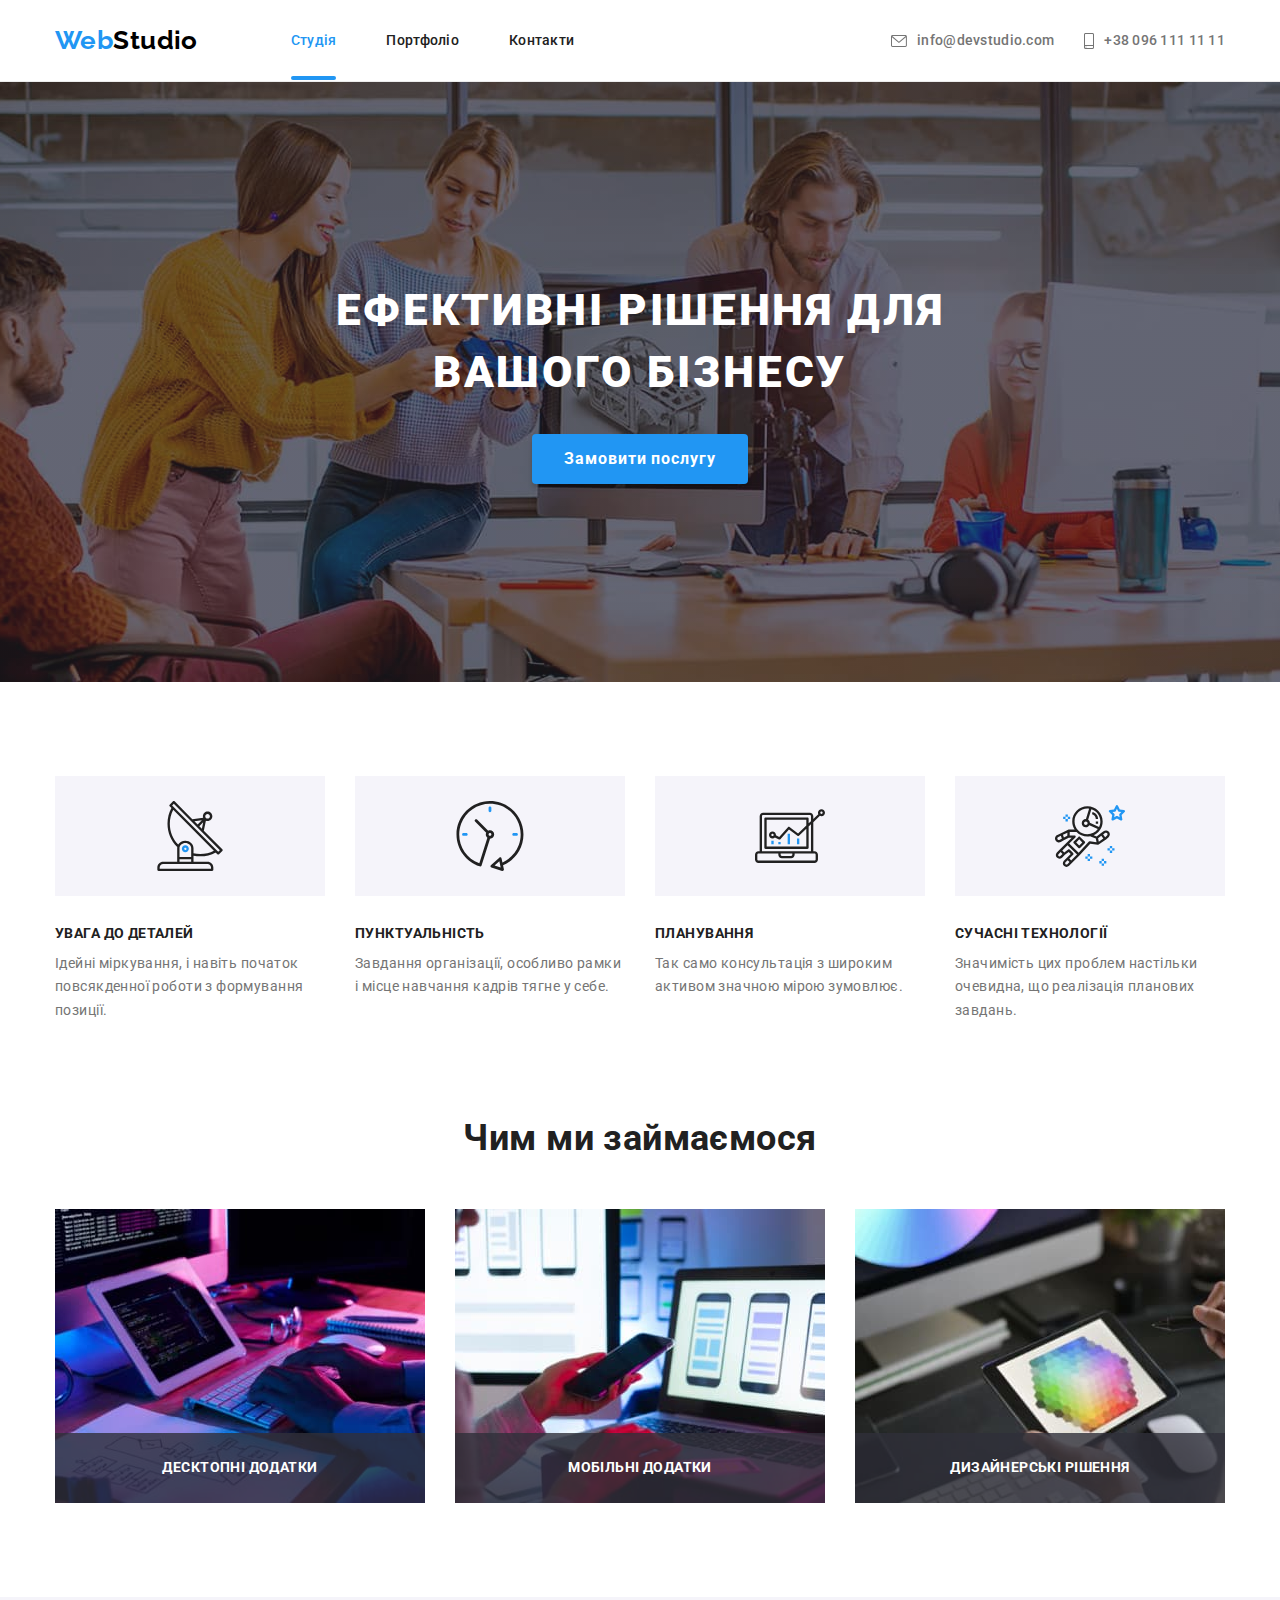
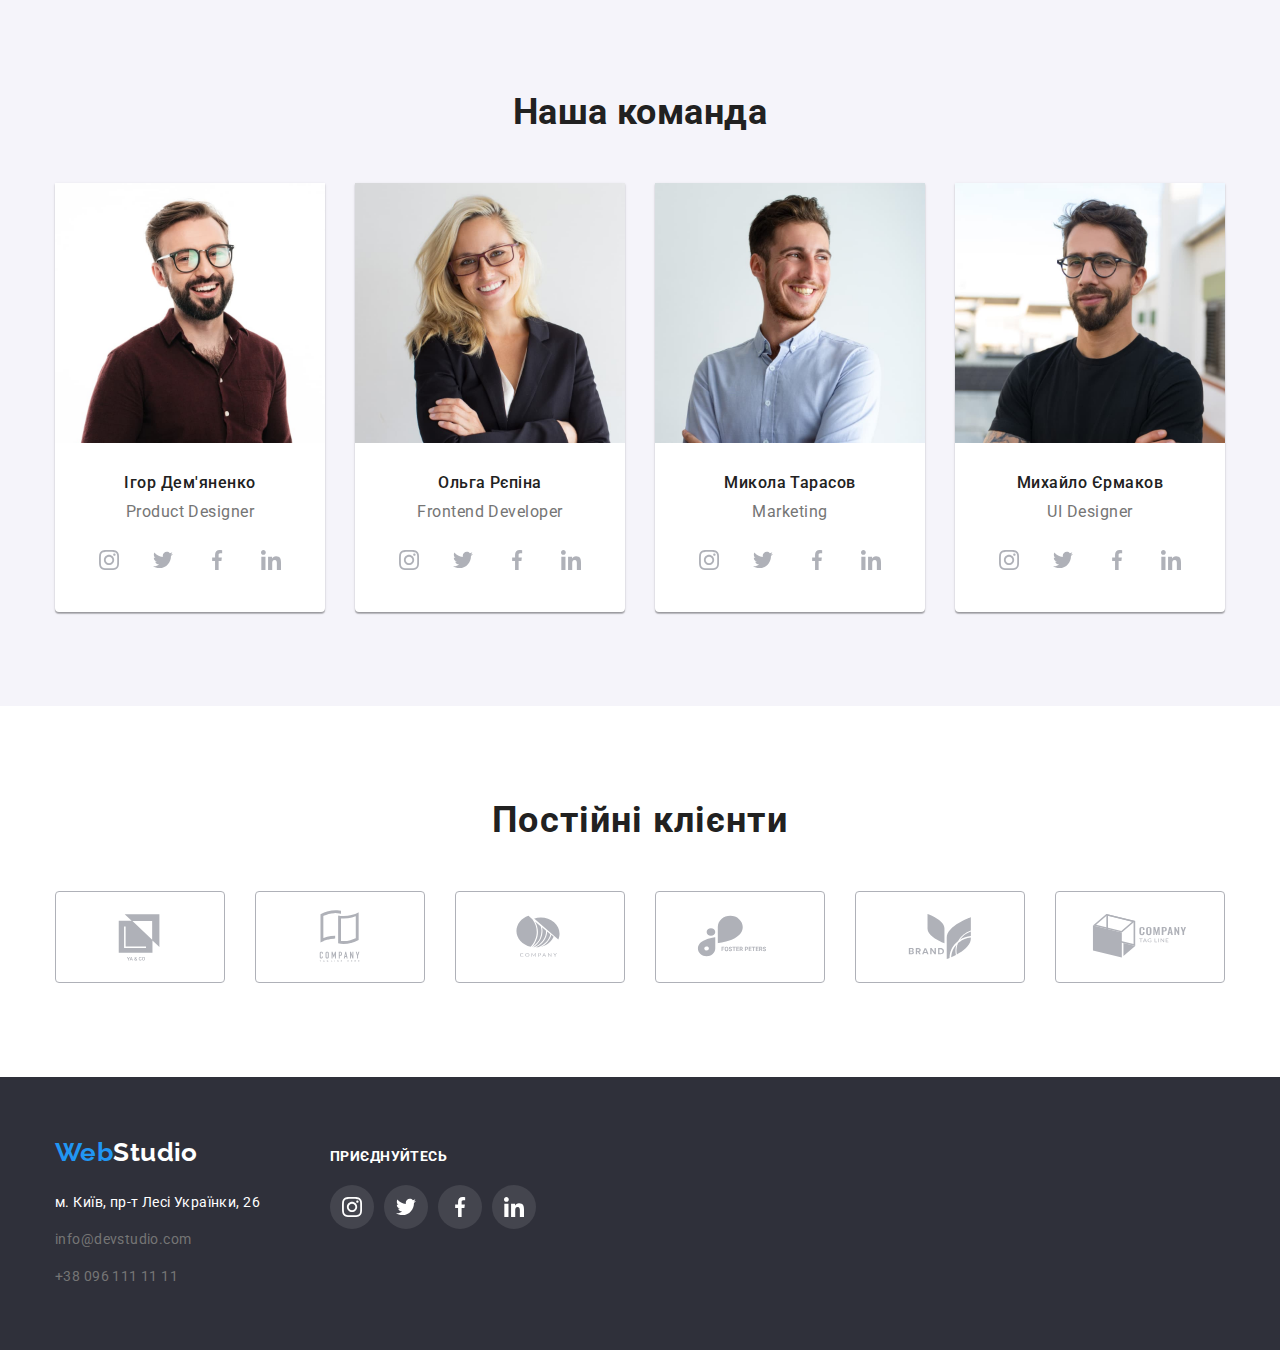
<file: index.html>
<!DOCTYPE html>
<html lang="uk">
  <head>
    <meta charset="UTF-8" />
    <meta http-equiv="X-UA-Compatible" content="IE=edge" />
    <meta name="viewport" content="width=device-width, initial-scale=1.0" />
    <link rel="preconnect" href="https://fonts.googleapis.com" />
    <link rel="preconnect" href="https://fonts.gstatic.com" crossorigin />
    <link
      href="https://fonts.googleapis.com/css2?family=Raleway:wght@700&family=Roboto:wght@100;400;500;700;900&display=swap"
      rel="stylesheet"
    />
    <title>WebStudio</title>
    <link
      rel="stylesheet"
      href="https://cdn.jsdelivr.net/npm/modern-normalize@1.1.0/modern-normalize.min.css"
    />
    <link rel="stylesheet" href="./css/styles.css" />
  </head>
  <body>
    <header class="page-header">
      <div class="container page-header-container">
        <nav class="page-navigation">
          <a class="header-logo" href="./index.html"
            ><span class="header-logo-web">Web</span>Studio</a
          >
          <ul class="navigation link">
            <li class="navigation-item">
              <a class="link curent" href="./index.html">Студія</a>
            </li>
            <li class="navigation-item">
              <a class="link" href="./portfolio.html">Портфоліо</a>
            </li>
            <li class="navigation-item">
              <a class="link" href="Контакты">Контакти</a>
            </li>
          </ul>
        </nav>
        <ul class="mail-phone-list">
          <li>
            <a class="contact-nav" href="mailto:info@devstudio.com">
              <svg class="nav-contact-icon" width="16px" height="12px">
                <use href="./images/icons.svg#icon-envelope "></use>
              </svg>
              info@devstudio.com</a
            >
          </li>
          <li>
            <a class="contact-nav" href="tel:+380961111111">
              <svg class="nav-contact-icon" width="10" height="16">
                <use href="./images/icons.svg#icon-smartphone"></use>
              </svg>
              +38 096 111 11 11</a
            >
          </li>
        </ul>
      </div>
    </header>

    <main>
      <section class="solution">
        <div class="container solution-container">
          <h1 class="solution-title">Ефективні рішення для вашого бізнесу</h1>
          <button
            class="odrder-button solution-order-button"
            type="button"
            data-modal-open
          >
            Замовити послугу
          </button>
        </div>
      </section>

      <section class="specifics">
        <div class="container">
          <h2 hidden>Особливості</h2>
          <ul class="specifics-list">
            <li class="specifics-list-card">
              <div class="specifics-list-icon-bg">
                <svg class="specifics-list-icon" width="70" height="70">
                  <use href="./images/icons.svg#icon-antenna"></use>
                </svg>
              </div>
              <h3 class="specifics-title">УВАГА ДО ДЕТАЛЕЙ</h3>
              <p>
                Ідейні міркування, і навіть початок повсякденної роботи з
                формування позиції.
              </p>
            </li>
            <li class="specifics-list-card">
              <div class="specifics-list-icon-bg">
                <svg class="specifics-list-icon" width="70" height="70">
                  <use href="./images/icons.svg#icon-clock"></use>
                </svg>
              </div>
              <h3 class="specifics-title">ПУНКТУАЛЬНІСТЬ</h3>
              <p>
                Завдання організації, особливо рамки і місце навчання кадрів
                тягне у себе.
              </p>
            </li>
            <li class="specifics-list-card">
              <div class="specifics-list-icon-bg">
                <svg class="specifics-list-icon" width="70" height="70">
                  <use href="./images/icons.svg#icon-diagram"></use>
                </svg>
              </div>
              <h3 class="specifics-title">ПЛАНУВАННЯ</h3>
              <p>
                Так само консультація з широким активом значною мірою зумовлює.
              </p>
            </li>
            <li class="specifics-list-card">
              <div class="specifics-list-icon-bg">
                <svg class="specifics-list-icon" width="70" height="70">
                  <use href="./images/icons.svg#icon-astronaut"></use>
                </svg>
              </div>
              <h3 class="specifics-title">СУЧАСНІ ТЕХНОЛОГІЇ</h3>
              <p>
                Значимість цих проблем настільки очевидна, що реалізація
                планових завдань.
              </p>
            </li>
          </ul>
        </div>
      </section>

      <section class="services">
        <div class="container services-container">
          <h2 class="title-section title-section-service">Чим ми займаємося</h2>
          <ul class="services-list">
            <li class="services-list-card">
              <div class="list-card-overlay">
                <p class="list-card-text">Десктопні додатки</p>
              </div>
              <img src="./images/cod.jpg" alt="программирование" width="370" />
            </li>
            <li class="services-list-card">
              <div class="list-card-overlay">
                <p class="list-card-text">Мобільні додатки</p>
              </div>
              <img src="./images/test.jpg" alt="тестирование" width="370" />
            </li>
            <li class="services-list-card">
              <div class="list-card-overlay">
                <p class="list-card-text">Дизайнерські рішення</p>
              </div>
              <img src="./images/design.jpg" alt="дизайн" width="370" />
            </li>
          </ul>
        </div>
      </section>

      <section class="team">
        <div class="container">
          <h2 class="title-section team-section-title">Наша команда</h2>
          <ul class="team-list">
            <li class="team-list-card">
              <img
                src="./images/card1.jpg"
                alt="на фото дизайнер, Дем'яненко Ігор"
                width="270"
              />
              <div class="team-card-bottom">
                <h3 class="list-card-name">Ігор Дем'яненко</h3>
                <p class="team-card-job-title" lang="en">Product Designer</p>
                <ul class="social-list">
                  <li class="social-list-item">
                    <a href="" class="social-list-link">
                      <svg
                        aria-label="посилання на соц мережу інстаграм"
                        class="social-list-icon"
                      >
                        <use href="./images/icons.svg#icon-instagram"></use>
                      </svg>
                    </a>
                  </li>
                  <li class="social-list-item">
                    <a href="" class="social-list-link">
                      <svg
                        aria-label="посилання на соц мережу твіттер"
                        class="social-list-icon"
                      >
                        <use href="./images/icons.svg#icon-twitter"></use>
                      </svg>
                    </a>
                  </li>
                  <li class="social-list-item">
                    <a href="" class="social-list-link">
                      <svg
                        aria-label="посилання на соц мережу фейсбук"
                        class="social-list-icon"
                      >
                        <use href="./images/icons.svg#icon-facebook"></use>
                      </svg>
                    </a>
                  </li>
                  <li class="social-list-item">
                    <a href="" class="social-list-link">
                      <svg
                        aria-label="посилання на соц мережу лінкед-ін"
                        class="social-list-icon"
                      >
                        <use href="./images/icons.svg#icon-linkedin"></use>
                      </svg>
                    </a>
                  </li>
                </ul>
              </div>
            </li>
            <li class="team-list-card">
              <img
                src="./images/card2.jpg"
                alt="на фото розробник,Репіна Ольга"
                width="270"
              />
              <div class="team-card-bottom">
                <h3 class="list-card-name">Ольга Рєпіна</h3>
                <p class="team-card-job-title" lang="en">Frontend Developer</p>
                <ul class="social-list">
                  <li class="social-list-item">
                    <a href="" class="social-list-link">
                      <svg
                        aria-label="посилання на соц мережу інстаграм"
                        class="social-list-icon"
                      >
                        <use href="./images/icons.svg#icon-instagram"></use>
                      </svg>
                    </a>
                  </li>
                  <li class="social-list-item">
                    <a href="" class="social-list-link">
                      <svg
                        aria-label="посилання на соц мережу твіттер"
                        class="social-list-icon"
                      >
                        <use href="./images/icons.svg#icon-twitter"></use>
                      </svg>
                    </a>
                  </li>
                  <li class="social-list-item">
                    <a href="" class="social-list-link">
                      <svg
                        aria-label="посилання на соц мережу фейсбук"
                        class="social-list-icon"
                      >
                        <use href="./images/icons.svg#icon-facebook"></use>
                      </svg>
                    </a>
                  </li>
                  <li class="social-list-item">
                    <a href="" class="social-list-link">
                      <svg
                        aria-label="посилання на соц мережу лінкед-ін"
                        class="social-list-icon"
                      >
                        <use href="./images/icons.svg#icon-linkedin"></use>
                      </svg>
                    </a>
                  </li>
                </ul>
              </div>
            </li>
            <li class="team-list-card">
              <img
                src="./images/card3.jpg"
                alt="на фото Тарасов Микола,відділ маркетингу"
                width="270"
              />
              <div class="team-card-bottom">
                <h3 class="list-card-name">Микола Тарасов</h3>
                <p class="team-card-job-title" lang="en">Marketing</p>
                <ul class="social-list">
                  <li class="social-list-item">
                    <a href="" class="social-list-link">
                      <svg
                        aria-label="посилання на соц мережу інстаграм"
                        class="social-list-icon"
                      >
                        <use href="./images/icons.svg#icon-instagram"></use>
                      </svg>
                    </a>
                  </li>
                  <li class="social-list-item">
                    <a href="" class="social-list-link">
                      <svg
                        aria-label="посилання на соц мережу твіттер"
                        class="social-list-icon"
                      >
                        <use href="./images/icons.svg#icon-twitter"></use>
                      </svg>
                    </a>
                  </li>
                  <li class="social-list-item">
                    <a href="" class="social-list-link">
                      <svg
                        aria-label="посилання на соц мережу фейсбук"
                        class="social-list-icon"
                      >
                        <use href="./images/icons.svg#icon-facebook"></use>
                      </svg>
                    </a>
                  </li>
                  <li class="social-list-item">
                    <a href="" class="social-list-link">
                      <svg
                        aria-label="посилання на соц мережу лінкед-ін"
                        class="social-list-icon"
                      >
                        <use href="./images/icons.svg#icon-linkedin"></use>
                      </svg>
                    </a>
                  </li>
                </ul>
              </div>
            </li>
            <li class="team-list-card">
              <img
                src="./images/card4.jpg"
                alt="на фото Єрмаков Михайло, дизайнер"
                width="270"
              />
              <div class="team-card-bottom">
                <h3 class="list-card-name">Михайло Єрмаков</h3>
                <p class="team-card-job-title" lang="en">UI Designer</p>
                <ul class="social-list">
                  <li class="social-list-item">
                    <a href="" class="social-list-link">
                      <svg
                        aria-label="посилання на соц мережу інстаграм"
                        class="social-list-icon"
                      >
                        <use href="./images/icons.svg#icon-instagram"></use>
                      </svg>
                    </a>
                  </li>
                  <li class="social-list-item">
                    <a href="" class="social-list-link">
                      <svg
                        aria-label="посилання на соц мережу твіттер"
                        class="social-list-icon"
                      >
                        <use href="./images/icons.svg#icon-twitter"></use>
                      </svg>
                    </a>
                  </li>
                  <li class="social-list-item">
                    <a href="" class="social-list-link">
                      <svg
                        aria-label="посилання на соц мережу фейсбук"
                        class="social-list-icon"
                      >
                        <use href="./images/icons.svg#icon-facebook"></use>
                      </svg>
                    </a>
                  </li>
                  <li class="social-list-item">
                    <a href="" class="social-list-link">
                      <svg
                        aria-label="посилання на соц мережу лінкед-ін"
                        class="social-list-icon"
                      >
                        <use href="./images/icons.svg#icon-linkedin"></use>
                      </svg>
                    </a>
                  </li>
                </ul>
              </div>
            </li>
          </ul>
        </div>
      </section>

      <section class="clients">
        <div class="container">
          <h3 class="clients-title">Постійні клієнти</h3>
          <ul class="clients-list">
            <li class="clients-list-item">
              <a href="" class="cleints-list-link">
                <svg class="clients-list-logo">
                  <use href="./images/icons.svg#icon-company"></use>
                </svg>
              </a>
            </li>
            <li class="clients-list-item">
              <a href="" class="cleints-list-link">
                <svg class="clients-list-logo">
                  <use href="./images/icons.svg#icon-company-one"></use>
                </svg>
              </a>
            </li>
            <li class="clients-list-item">
              <a href="" class="cleints-list-link">
                <svg class="clients-list-logo">
                  <use href="./images/icons.svg#icon-company-two"></use>
                </svg>
              </a>
            </li>
            <li class="clients-list-item">
              <a href="" class="cleints-list-link">
                <svg class="clients-list-logo">
                  <use href="./images/icons.svg#icon-company-thre"></use>
                </svg>
              </a>
            </li>
            <li class="clients-list-item">
              <a href="" class="cleints-list-link">
                <svg class="clients-list-logo">
                  <use href="./images/icons.svg#icon-company-four"></use>
                </svg>
              </a>
            </li>
            <li class="clients-list-item">
              <a href="" class="cleints-list-link">
                <svg class="clients-list-logo">
                  <use href="./images/icons.svg#icon-company-five"></use>
                </svg>
              </a>
            </li>
          </ul>
        </div>
      </section>
    </main>

    <footer class="page-footer">
      <div class="container footer-container">
        <div class="page-footer-container">
          <a class="footer-logo" href="./index.html"
            ><span class="footer-logo-web">Web</span>Studio</a
          >
          <address class="bottom-addres">
            <p class="link-address">
              <a
                href="https://goo.gl/maps/CPtrU1FHBa2aNyZL9"
                target="_blank"
                rel="noopener noreferrer nofollow"
                >м. Київ, пр-т Лесі Українки, 26</a
              >
            </p>
            <ul class="bottom-contacts">
              <li class="bottom-contacts-item">
                <a href="mailto:info@devstudio.com">info@devstudio.com</a>
              </li>
              <li class="bottom-contacts-item">
                <a href="tel:+380961111111">+38 096 111 11 11</a>
              </li>
            </ul>
          </address>
        </div>

        <div class="footer-social">
          <p class="footer-social-title">приєднуйтесь</p>
          <ul class="footer-social-list">
            <li class="footer-social-list-item">
              <a href="" class="footer-social-list-link">
                <svg class="footer-social-list-icon">
                  <use href="./images/icons.svg#icon-instagram"></use>
                </svg>
              </a>
            </li>
            <li class="footer-social-list-item">
              <a href="" class="footer-social-list-link">
                <svg class="footer-social-list-icon">
                  <use href="./images/icons.svg#icon-twitter"></use>
                </svg>
              </a>
            </li>
            <li class="footer-social-list-item">
              <a href="" class="footer-social-list-link">
                <svg class="footer-social-list-icon">
                  <use href="./images/icons.svg#icon-facebook"></use>
                </svg>
              </a>
            </li>
            <li class="footer-social-list-item">
              <a href="" class="footer-social-list-link">
                <svg class="footer-social-list-icon">
                  <use href="./images/icons.svg#icon-linkedin"></use>
                </svg>
              </a>
            </li>
          </ul>
        </div>
      </div>
    </footer>
    <div class="backdrop is-hidden" data-modal>
      <div class="modal">
        <button class="modal-clas-btn" data-modal-close>
          <svg class="modal-close-icon" width="18px" height="18px">
            <use href="./images/icons.svg#icon-close"></use>
          </svg>
        </button>
      </div>
    </div>
    <script src="./modal.js"></script>
  </body>
</html>
</file>
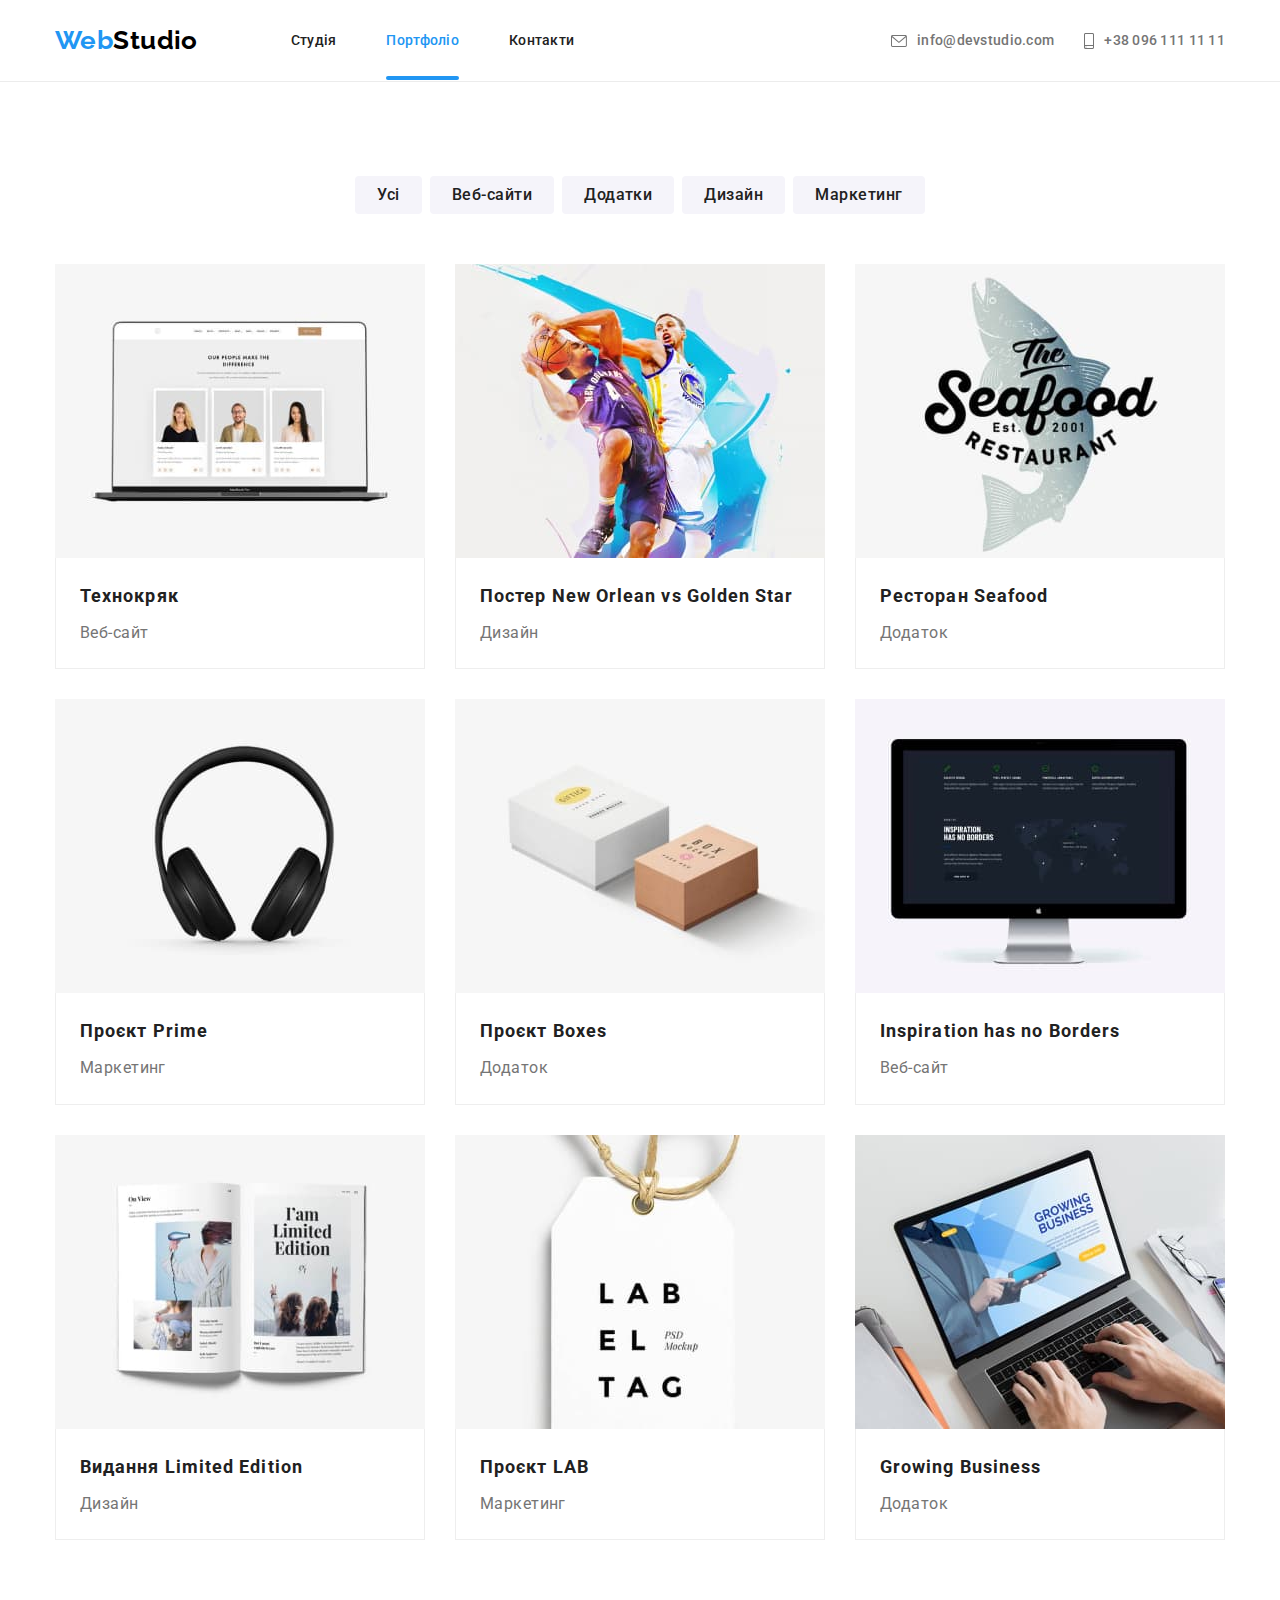
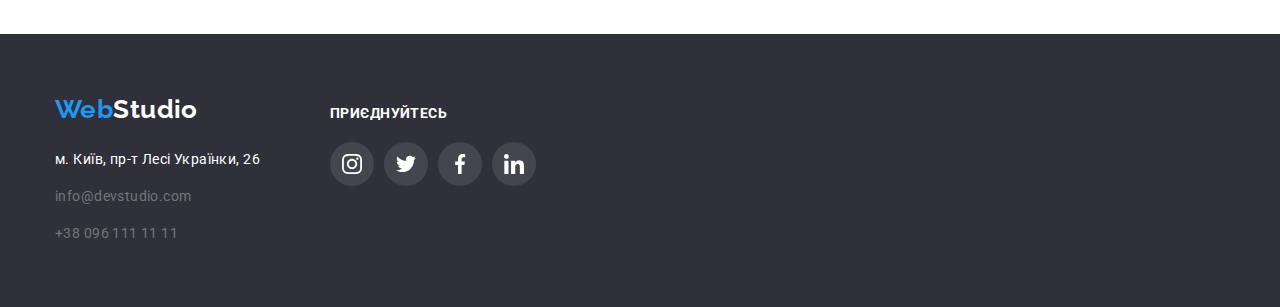
<file: portfolio.html>
<!DOCTYPE html>
<html lang="uk">
  <head>
    <meta charset="UTF-8" />
    <meta http-equiv="X-UA-Compatible" content="IE=edge" />
    <meta name="viewport" content="width=device-width, initial-scale=1.0" />
    <link rel="preconnect" href="https://fonts.googleapis.com" />
    <link rel="preconnect" href="https://fonts.gstatic.com" crossorigin />
    <link
      href="https://fonts.googleapis.com/css2?family=Raleway:wght@700&family=Roboto:wght@100;400;500;700;900&display=swap"
      rel="stylesheet"
    />
    <title>Portfolio</title>
    <link
      rel="stylesheet"
      href="https://cdn.jsdelivr.net/npm/modern-normalize@1.1.0/modern-normalize.min.css"
    />
    <link rel="stylesheet" href="./css/styles.css" />
  </head>

  <body>
    <header class="page-header portfolio-header">
      <div class="container page-header-container">
        <nav class="page-navigation">
          <a class="header-logo" href="./index.html"
            ><span class="header-logo-web">Web</span>Studio</a
          >
          <ul class="navigation link">
            <li class="navigation-item">
              <a class="link" href="./index.html">Студія</a>
            </li>
            <li class="navigation-item">
              <a class="link curent" href="./portfolio.html">Портфоліо</a>
            </li>
            <li class="navigation-item">
              <a class="link" href="Контакты">Контакти</a>
            </li>
          </ul>
        </nav>
        <ul class="mail-phone-list">
          <li>
            <a class="contact-nav" href="mailto:info@devstudio.com">
              <svg class="nav-contact-icon" width="16px" height="12px">
                <use href="./images/icons.svg#icon-envelope "></use>
              </svg>
              info@devstudio.com</a
            >
          </li>
          <li>
            <a class="contact-nav" href="tel:+380961111111">
              <svg class="nav-contact-icon" width="10" height="16">
                <use href="./images/icons.svg#icon-smartphone"></use>
              </svg>
              +38 096 111 11 11</a
            >
          </li>
        </ul>
      </div>
    </header>

    <main>
      <section class="projects">
        <div class="container">
          <h1 hidden>Наші проєкти</h1>
          <ul class="filters filters-container">
            <li><button type="button">Усі</button></li>
            <li><button type="button">Веб-сайти</button></li>
            <li><button type="button">Додатки</button></li>
            <li><button type="button">Дизайн</button></li>
            <li><button type="button">Маркетинг</button></li>
          </ul>

          <ul class="gallery">
            <li class="gallery-card">
              <a class="gallery-card-link" href="">
                <div class="card-wrapper">
                  <img
                    src="./images/portfolio_images/project_1.jpg"
                    width="370"
                    alt="Веб-сайт"
                  />
                  <p class="overlay">
                    Ресурс пропонує комплексні пропозиції з різним рівнем
                    функціоналу та сервісів. Все це дозволить відвідувачу
                    отримати вичерпні відомості про компанію чи приватну особу.
                  </p>
                </div>

                <div class="gallery-card-bottom">
                  <h2>Технокряк</h2>
                  <p class="gallery-card-bottom-text">Веб-сайт</p>
                </div>
              </a>
            </li>
            <li class="gallery-card">
              <a href="" class="gallery-card-link">
                <div class="card-wrapper">
                  <img
                    src="./images/portfolio_images/project_2.jpg"
                    width="370"
                    alt="Дизайн"
                  />
                  <p class="overlay">
                    Ресурс пропонує комплексні пропозиції з різним рівнем
                    функціоналу та сервісів. Все це дозволить відвідувачу
                    отримати вичерпні відомості про компанію чи приватну особу.
                  </p>
                </div>

                <div class="gallery-card-bottom">
                  <h2 lang="en">Постер New Orlean vs Golden Star</h2>
                  <p class="gallery-card-bottom-text">Дизайн</p>
                </div></a
              >
            </li>
            <li class="gallery-card">
              <a href="" class="gallery-card-link">
                <div class="card-wrapper">
                  <img
                    src="./images/portfolio_images/project_3.jpg"
                    width="370"
                    alt="Додаток"
                  />
                  <p class="overlay">
                    Ресурс пропонує комплексні пропозиції з різним рівнем
                    функціоналу та сервісів. Все це дозволить відвідувачу
                    отримати вичерпні відомості про компанію чи приватну особу.
                  </p>
                </div>

                <div class="gallery-card-bottom">
                  <h2 lang="en">Ресторан Seafood</h2>
                  <p class="gallery-card-bottom-text">Додаток</p>
                </div></a
              >
            </li>

            <li class="gallery-card">
              <a href="" class="gallery-card-link">
                <div class="card-wrapper">
                  <img
                    src="./images/portfolio_images/project_4.jpg"
                    width="370"
                    alt="Маркетинг"
                  />
                  <p class="overlay">
                    Ресурс пропонує комплексні пропозиції з різним рівнем
                    функціоналу та сервісів. Все це дозволить відвідувачу
                    отримати вичерпні відомості про компанію чи приватну особу.
                  </p>
                </div>

                <div class="gallery-card-bottom">
                  <h2 lang="en">Проєкт Prime</h2>
                  <p class="gallery-card-bottom-text">Маркетинг</p>
                </div></a
              >
            </li>
            <li class="gallery-card">
              <a href="" class="gallery-card-link">
                <div class="card-wrapper">
                  <img
                    src="./images/portfolio_images/project_5.jpg"
                    width="370"
                    alt="Додаток"
                  />
                  <p class="overlay">
                    Ресурс пропонує комплексні пропозиції з різним рівнем
                    функціоналу та сервісів. Все це дозволить відвідувачу
                    отримати вичерпні відомості про компанію чи приватну особу.
                  </p>
                </div>

                <div class="gallery-card-bottom">
                  <h2 lang="en">Проєкт Boxes</h2>
                  <p class="gallery-card-bottom-text">Додаток</p>
                </div></a
              >
            </li>
            <li class="gallery-card">
              <a href="" class="gallery-card-link">
                <div class="card-wrapper">
                  <img
                    src="./images/portfolio_images/project_6.jpg"
                    width="370"
                    alt="Веб-сайт"
                  />
                  <p class="overlay">
                    Ресурс пропонує комплексні пропозиції з різним рівнем
                    функціоналу та сервісів. Все це дозволить відвідувачу
                    отримати вичерпні відомості про компанію чи приватну особу.
                  </p>
                </div>

                <div class="gallery-card-bottom">
                  <h2 lang="en">Inspiration has no Borders</h2>
                  <p class="gallery-card-bottom-text">Веб-сайт</p>
                </div></a
              >
            </li>
            <li class="gallery-card">
              <a href="" class="gallery-card-link">
                <div class="card-wrapper">
                  <img
                    src="./images/portfolio_images/project_7.jpg"
                    width="370"
                    alt="Дизайн"
                  />
                  <p class="overlay">
                    Ресурс пропонує комплексні пропозиції з різним рівнем
                    функціоналу та сервісів. Все це дозволить відвідувачу
                    отримати вичерпні відомості про компанію чи приватну особу.
                  </p>
                </div>

                <div class="gallery-card-bottom">
                  <h2 lang="en">Видання Limited Edition</h2>
                  <p class="gallery-card-bottom-text">Дизайн</p>
                </div></a
              >
            </li>
            <li class="gallery-card">
              <a href="" class="gallery-card-link">
                <div class="card-wrapper">
                  <img
                    src="./images/portfolio_images/project_8.jpg"
                    width="370"
                    alt="Маркетинг"
                  />
                  <p class="overlay">
                    Ресурс пропонує комплексні пропозиції з різним рівнем
                    функціоналу та сервісів. Все це дозволить відвідувачу
                    отримати вичерпні відомості про компанію чи приватну особу.
                  </p>
                </div>

                <div class="gallery-card-bottom">
                  <h2 lang="en">Проєкт LAB</h2>
                  <p class="gallery-card-bottom-text">Маркетинг</p>
                </div></a
              >
            </li>
            <li class="gallery-card">
              <a href="" class="gallery-card-link">
                <div class="card-wrapper">
                  <img
                    src="./images/portfolio_images/project_9.jpg"
                    width="370"
                    alt="Додаток"
                  />
                  <p class="overlay">
                    Ресурс пропонує комплексні пропозиції з різним рівнем
                    функціоналу та сервісів. Все це дозволить відвідувачу
                    отримати вичерпні відомості про компанію чи приватну особу.
                  </p>
                </div>

                <div class="gallery-card-bottom">
                  <h2 lang="en">Growing Business</h2>
                  <p class="gallery-card-bottom-text">Додаток</p>
                </div></a
              >
            </li>
          </ul>
        </div>
      </section>
    </main>

    <footer class="page-footer">
      <div class="container footer-container">
        <div class="page-footer-container">
          <a class="footer-logo" href="./index.html"
            ><span class="footer-logo-web">Web</span>Studio</a
          >
          <address class="bottom-addres">
            <p class="link-address">
              <a
                href="https://goo.gl/maps/CPtrU1FHBa2aNyZL9"
                target="_blank"
                rel="noopener noreferrer nofollow"
                >м. Київ, пр-т Лесі Українки, 26</a
              >
            </p>
            <ul class="bottom-contacts">
              <li class="bottom-contacts-item">
                <a href="mailto:info@devstudio.com">info@devstudio.com</a>
              </li>
              <li class="bottom-contacts-item">
                <a href="tel:+380961111111">+38 096 111 11 11</a>
              </li>
            </ul>
          </address>
        </div>

        <div class="footer-social">
          <p class="footer-social-title">приєднуйтесь</p>
          <ul class="footer-social-list">
            <li class="footer-social-list-item">
              <a href="" class="footer-social-list-link">
                <svg class="footer-social-list-icon">
                  <use href="./images/icons.svg#icon-instagram"></use>
                </svg>
              </a>
            </li>
            <li class="footer-social-list-item">
              <a href="" class="footer-social-list-link">
                <svg class="footer-social-list-icon">
                  <use href="./images/icons.svg#icon-twitter"></use>
                </svg>
              </a>
            </li>
            <li class="footer-social-list-item">
              <a href="" class="footer-social-list-link">
                <svg class="footer-social-list-icon">
                  <use href="./images/icons.svg#icon-facebook"></use>
                </svg>
              </a>
            </li>
            <li class="footer-social-list-item">
              <a href="" class="footer-social-list-link">
                <svg class="footer-social-list-icon">
                  <use href="./images/icons.svg#icon-linkedin"></use>
                </svg>
              </a>
            </li>
          </ul>
        </div>
      </div>
    </footer>
  </body>
</html>
</file>
<file: css/styles.css>
/* =========PRIMARY COLORS========= */
:root {
  --primary-text-color: #757575;
  --title-text-color: #212121;
  --accent-color: #2196f3;
  --primary-white-color: #ffffff;
  --black-logo-color: #000000;
  --btn-filter-background-color: #f5f4fa;
  --solution-section-color: #2f303a;
  --background-color: #f5f4fa;
  --portfolio-nav-border-color: #ececec;
  --hero-bg-color: #c4c4c4;
  --social-lincs-color: #afb1b8;
  --timing-effects: 250ms cubic-bezier(0.4, 0, 0.2, 1);
}
/* =========/PRIMARY COLORS========= */

/* =========BODY========= */
body {
  color: var(--primary-white-color);
  font-family: "Roboto", sans-serif;
  font-size: 14px;
  letter-spacing: 0.03em;
}
/* =========/BODY========= */

h1,
h2,
h3,
h4,
p {
  margin-top: 0;
  margin-bottom: 0;
}

ul,
ol {
  margin-top: 0;
  margin-bottom: 0;
  padding-left: 0;
}

.container {
  width: 1200px;
  margin-left: auto;
  margin-right: auto;
  padding-left: 15px;
  padding-right: 15px;
}

.link {
  text-decoration: none;
}

img {
  display: block;
  max-width: 100%;
  height: auto;
}

li {
  list-style-type: none;
}
/* ========= HEADER ========= */
.page-header {
  padding-top: 25px;
  padding-bottom: 25px;
  border-bottom: 1px solid var(--portfolio-nav-border-color);
}

.page-header-container {
  display: flex;
  align-items: center;
}

.page-navigation {
  display: flex;
  align-items: center;
}

.header-logo {
  margin-right: 93px;
}

.header-logo {
  font-family: "Raleway";
  font-weight: 700;
  font-size: 26px;
  line-height: 1.2;
  color: var(--black-logo-color);
  text-decoration: none;
}
.header-logo-web {
  color: var(--accent-color);
}
/* ========= / HEADER ========= */

/* ========= NAVIGATION ========= */

.navigation {
  display: flex;
  column-gap: 50px;
}

.navigation .link {
  font-weight: 500;
  line-height: 1.1;
  letter-spacing: 0.02em;
  color: var(--title-text-color);
  text-decoration: none;
}

.link {
  transition: color var(--timing-effects);
}

.mail-phone-list {
  display: flex;
  align-items: center;
  column-gap: 30px;
  margin-left: auto;
}

.contact-nav {
  display: flex;
  align-items: center;
  font-weight: 500;
  font-size: 14px;
  line-height: 1.14;
  letter-spacing: 0.02em;
  text-decoration: none;
  color: var(--primary-text-color);
  transition: color var(--timing-effects);
}
.contact-nav:focus,
.contact-nav:hover {
  color: var(--accent-color);
  fill: var(--accent-color);
}

.nav-contact-icon {
  margin-right: 10px;
  fill: currentColor;
}

.navigation .link:focus,
.navigation .link:hover {
  color: var(--accent-color);
}
.curent {
  position: relative;
}

.curent::after {
  position: absolute;
  content: "";
  bottom: -32px; /* -по макету отступ вниз 32px */

  display: block;
  width: 100%;
  height: 4px;

  background: var(--accent-color);
  border-radius: 2px;
}

.navigation .link.curent {
  color: var(--accent-color);
}
/* ========= /HEADER ========= */

/* ========= SOLUTION ========= */

.solution {
  display: flex;
  max-width: 1600px;
  min-height: 600px;
  margin-left: auto;
  margin-right: auto;
  background-color: var(--hero-bg-color);
  background-image: linear-gradient(
      rgba(47, 48, 58, 0.4),
      rgba(47, 48, 58, 0.4)
    ),
    url(../images/hero/bg.jpg);
  background-size: auto auto;
  background-repeat: no-repeat;
  background-position: 50% 50%;
}
.solution-container {
  display: flex;
  flex-direction: column;
  justify-content: center;
  align-items: center;
}
.solution-title {
  width: 696px;
}

.solution h1 {
  font-weight: 900;
  font-size: 44px;
  line-height: 1.4;
  letter-spacing: 0.06em;
  text-transform: uppercase;
  text-align: center;
  color: var(--primary-white-color);
}

.solution-order-button {
  margin-top: 30px;
}

.odrder-button {
  font-family: inherit;
  font-weight: 700;
  font-size: 16px;
  line-height: 1.9;
  letter-spacing: 0.06em;
  color: var(--primary-white-color);
  background: var(--accent-color);
  box-shadow: 0px 4px 4px rgba(0, 0, 0, 0.15);
  border-radius: 4px;
  cursor: pointer;
  text-align: center;
  padding-top: 10px;
  padding-right: 32px;
  padding-bottom: 10px;
  padding-left: 32px;
  border: none;
}

/* ========= / SOLUTION ========= */

/* ========= SPECIFICS ========= */
.specifics {
  padding-top: 94px;
  padding-bottom: 94px;
}

.specifics-container {
  display: flex;
}
.specifics-list {
  display: flex;
  column-gap: 30px;
}
.specifics-list-card {
  flex-basis: calc((100% - 90px) / 4);
}

.specifics-list-icon-bg {
  display: flex;
  align-items: center;
  justify-content: center;
  height: 120px;
  background-color: var(--background-color);
  margin-bottom: 30px;
}

.title-section {
  font-weight: 700;
  font-size: 36px;
  line-height: 1.17;
  color: var(--title-text-color);
}

.specifics h3 {
  font-weight: 700;
  font-size: 14px;
  line-height: 1.1;
  text-transform: uppercase;
  letter-spacing: 0.03em;
  color: var(--title-text-color);
  margin-bottom: 10px;
}
.specifics p {
  font-style: normal;
  line-height: 1.7;
  color: var(--primary-text-color);
}
/* ========= /SPECIFICS ========= */

/* =========  SERVICES ========= */

.services {
  padding-top: 0px;
  padding-bottom: 94px;
}
.title-section-service {
  text-align: center;
}
.services-list-card {
  position: relative;
  flex-basis: calc((100% - 60px) / 3);
}

.list-card-overlay {
  position: absolute;
  bottom: 0;
  display: flex;
  height: 70px;
  width: 100%;
  align-items: center;
  justify-content: center;
  background: rgba(47, 48, 58, 0.8);
}

.list-card-text {
  font-weight: 700;
  font-size: 14px;
  line-height: 1.14;
  text-align: center;
  letter-spacing: 0.03em;
  text-transform: uppercase;
  color: var(--primary-white-color);
}

.services-list {
  display: flex;
  column-gap: 30px;
  margin-top: 50px;
}
/* ========= /SERVICES ========= */

/* ========= TEAM ========= */
.team {
  background-color: var(--background-color);
  padding-top: 94px;
  padding-bottom: 94px;
}

.team-section-title {
  text-align: center;
}
.team-list {
  display: flex;
  margin-top: 50px;
  column-gap: 30px;
}
.team-list-card {
  width: 270px;
  background: var(--primary-white-color);
  box-shadow: 0px 1px 3px rgba(0, 0, 0, 0.12), 0px 1px 1px rgba(0, 0, 0, 0.14),
    0px 2px 1px rgba(0, 0, 0, 0.2);
  border-radius: 0px 0px 4px 4px;
}

.team-card-bottom {
  padding-top: 30px;
  padding-bottom: 30px;
}

.social-list {
  display: flex;
  justify-content: center;
  column-gap: 10px;
  margin-top: 16px;
}

.social-list-link {
  display: flex;
  align-items: center;
  justify-content: center;
  width: 44px;
  height: 44px;
  border-radius: 50%;
  background-color: var(--primary-white-color);
  transition: background-color var(--timing-effects);
}

.social-list-link:hover,
.social-list-link:focus {
  background-color: var(--accent-color);
}

.social-list-link:hover .social-list-icon,
.social-list-link:focus .social-list-icon {
  fill: var(--primary-white-color);
}

.social-list-icon {
  width: 20px;
  height: 20px;
  fill: var(--social-lincs-color);
  transition: fill var(--timing-effects);
}

.team h3 {
  font-weight: 500;
  font-size: 16px;
  line-height: 1.2;
  color: var(--title-text-color);
  text-align: center;
  letter-spacing: 0.03em;
}

.team p {
  font-weight: 400;
  font-size: 16px;
  line-height: 1.2;
  color: var(--primary-text-color);
  text-align: center;
  letter-spacing: 0.03em;
  margin-top: 10px;
}
/* ========= /TEAM ========= */

/* ========= CLIENTS ========= */

.clients {
  padding-top: 94px;
  padding-bottom: 94px;
}

.clients-title {
  font-weight: 700;
  font-size: 36px;
  line-height: 1.16;
  text-align: center;
  letter-spacing: 0.03em;
  color: var(--title-text-color);
  margin-bottom: 50px;
}

.clients-list {
  display: flex;
  column-gap: 30px;
}

.cleints-list-link {
  display: flex;
  align-items: center;
  justify-content: center;
  width: 170px;
  height: 92px;
  border: 1px solid var(--social-lincs-color);
  border-radius: 4px;
  transition: color var(--timing-effects);
}
.clients-list-logo {
  width: 106px;
  height: 60px;
  fill: var(--social-lincs-color);
  transition: fill var(--timing-effects);
}

.cleints-list-link:hover .clients-list-logo,
.cleints-list-link:focus .clients-list-logo {
  fill: var(--accent-color);
}
.cleints-list-link:hover,
.cleints-list-link:focus {
  border-color: var(--accent-color);
}

/* ========= /CLIENTS ========= */

/* ========= FOOTER ========= */
.page-footer {
  background-color: var(--solution-section-color);
  padding-top: 60px;
  padding-bottom: 60px;
}
.footer-container {
  display: flex;
  align-items: baseline;
}
.page-footer-container {
  display: flex;
  flex-direction: column;
  margin-right: 70px;
}
.link-address a {
  font-style: normal;
  font-family: "Roboto";
  line-height: 2;
  color: var(--primary-white-color);
  text-decoration: none;
  margin-bottom: 9px;
  transition: color var(--timing-effects);
}
.link-address a:hover,
.link-address a:focus {
  color: var(--accent-color);
}

.bottom-contacts-item {
  margin-top: 9px;
}

.bottom-contacts a {
  font-family: "Roboto";
  line-height: 2;
  color: var(--primary-text-color);
  text-decoration: none;
  font-style: normal;
  transition: color var(--timing-effects);
}
.bottom-contacts a:focus,
.bottom-contacts a:hover {
  color: var(--accent-color);
}

.footer-logo {
  font-family: "Raleway";
  font-weight: 700;
  font-size: 26px;
  line-height: 1.2;
  color: var(--primary-white-color);
  text-decoration: none;
  margin-bottom: 20px;
  display: block;
}
.footer-logo-web {
  color: var(--accent-color);
}

/* ----FOOTER SOCIAL------- */

.footer-social {
  display: flex;
  flex-direction: column;
}

.footer-social-title {
  font-weight: 700;
  font-size: 14px;
  line-height: 1.14;
  text-transform: uppercase;
  color: var(--primary-white-color);
  margin-bottom: 20px;
}

.footer-social-list {
  display: flex;
  column-gap: 10px;
}
.footer-social-list-link {
  display: flex;
  align-items: center;
  justify-content: center;
  column-gap: 10px;
  width: 44px;
  height: 44px;
  border-radius: 50%;
  background-color: rgba(255, 255, 255, 0.1);
  transition: background-color var(--timing-effects);
}

.footer-social-list-link:hover {
  background-color: var(--accent-color);
}

.footer-social-list-icon {
  width: 20px;
  height: 20px;
  fill: var(--primary-white-color);
}

/* ========= /FOOTER ========= */

/* ==================================== / INDEX HTML========================= */

/* ====================================== PORTFOLIO HTML ==================== */
.portfolio-header {
  border-bottom: 1px solid var(--portfolio-nav-border-color);
}
/* ========= PROJECTS ========= */
.projects {
  padding-top: 94px;
  padding-bottom: 94px;
}
.filters-container {
  display: flex;
  column-gap: 8px;
  justify-content: center;
}

.filters button {
  font-weight: 500;
  font-size: 16px;
  line-height: 1.6;
  letter-spacing: 0.03em;
  text-align: center;
  color: var(--title-text-color);
  background: var(--btn-filter-background-color);
  cursor: pointer;
  background: #f5f4fa;
  border-radius: 4px;
  border: none;
  padding-top: 6px;
  padding-bottom: 6px;
  padding-left: 22px;
  padding-right: 22px;
  transition: background var(--timing-effects);
  transition: color var(--timing-effects);
  transition: box-shadow var(--timing-effects);
}
.filters button:hover,
.filters button:focus {
  background-color: var(--accent-color);
  color: var(--primary-white-color);
  box-shadow: 0px 3px 1px rgba(0, 0, 0, 0.1), 0px 1px 2px rgba(0, 0, 0, 0.08),
    0px 2px 2px rgba(0, 0, 0, 0.12);
  border-radius: 4px;
}

/* ========= GALERY ========= */

.gallery {
  display: flex;
  gap: 30px;
  flex-wrap: wrap;
  margin-top: 50px;
}

.gallery-card {
  width: 370px;
  background: var(--primary-white-color);
}

.gallery-card-link {
  display: block;
  text-decoration: none;
  transition: box-shadow var(--timing-effects);
}

.gallery-card-link:hover,
.gallery-card-link:focus {
  box-shadow: 0px 1px 1px rgba(0, 0, 0, 0.12), 0px 4px 4px rgba(0, 0, 0, 0.06),
    1px 4px 6px rgba(0, 0, 0, 0.16);
}

.gallery-card-link:hover .overlay,
.gallery-card-link:focus .overlay {
  transform: translateY(0%);
}

.gallery-card-bottom {
  padding-top: 20px;
  padding-right: 24px;
  padding-bottom: 20px;
  padding-left: 24px;
  border: 1px solid #eeeeee;
  border-top: none;
}

.gallery h2 {
  font-weight: 700;
  font-size: 18px;
  line-height: 2;
  letter-spacing: 0.06em;
  color: var(--title-text-color);
}
.gallery-card-bottom-text {
  font-size: 16px;
  line-height: 1.9;
  color: var(--primary-text-color);
  margin-top: 4px;
}

.card-wrapper {
  position: relative;
  overflow: hidden;
}

.overlay {
  position: absolute;
  top: 0;
  left: 0;
  width: 100%;
  height: 100%;
  background: rgba(33, 150, 243, 0.9);
  color: var(--primary-white-color);

  padding-top: 63px;
  padding-bottom: 63px;
  padding-left: 24px;
  padding-right: 24px;
  line-height: 1.2;
  overflow: auto;
  transform: translateY(100%);
  transition: transform var(--timing-effects);

  font-weight: 400;
  font-size: 18px;
  line-height: 1.5;
  letter-spacing: 0.03em;
}

/* ========= /GALERY ========= */

/* ========= / PORTFOLIO HTML========= */

/* ==============MODAL================ */

.backdrop {
  position: fixed;
  top: 0;
  left: 0;
  z-index: 100;
  width: 100%;
  height: 100%;
  background-color: rgba(0, 0, 0, 0.5);

  opacity: 1;
  pointer-events: visible;
  transition: opacity 500ms var(--timing-effects);
}
.backdrop.is-hidden {
  opacity: 0;
  pointer-events: none;
}

.modal {
  position: absolute;
  top: 50%;
  left: 50%;
  transform: translate(-50%, -50%);
  width: 528px;
  height: 581px;
  background-color: rgb(255, 255, 255);
  transition: transform 500ms var(--timing-effects);
}

.backdrop.is-hidden .modal {
  transform: translate(-50%, -50%) scale(1.1) rotate(360deg);
}

.modal-clas-btn {
  position: absolute;
  top: 8px;
  right: 8px;
  display: flex;
  align-items: center;
  background-color: transparent;
  widows: 30px;
  height: 30px;
  border-radius: 50%;
  background: var(--primary-white-color);
  border: 1px solid rgba(0, 0, 0, 0.1);
  cursor: pointer;
}
</file>
